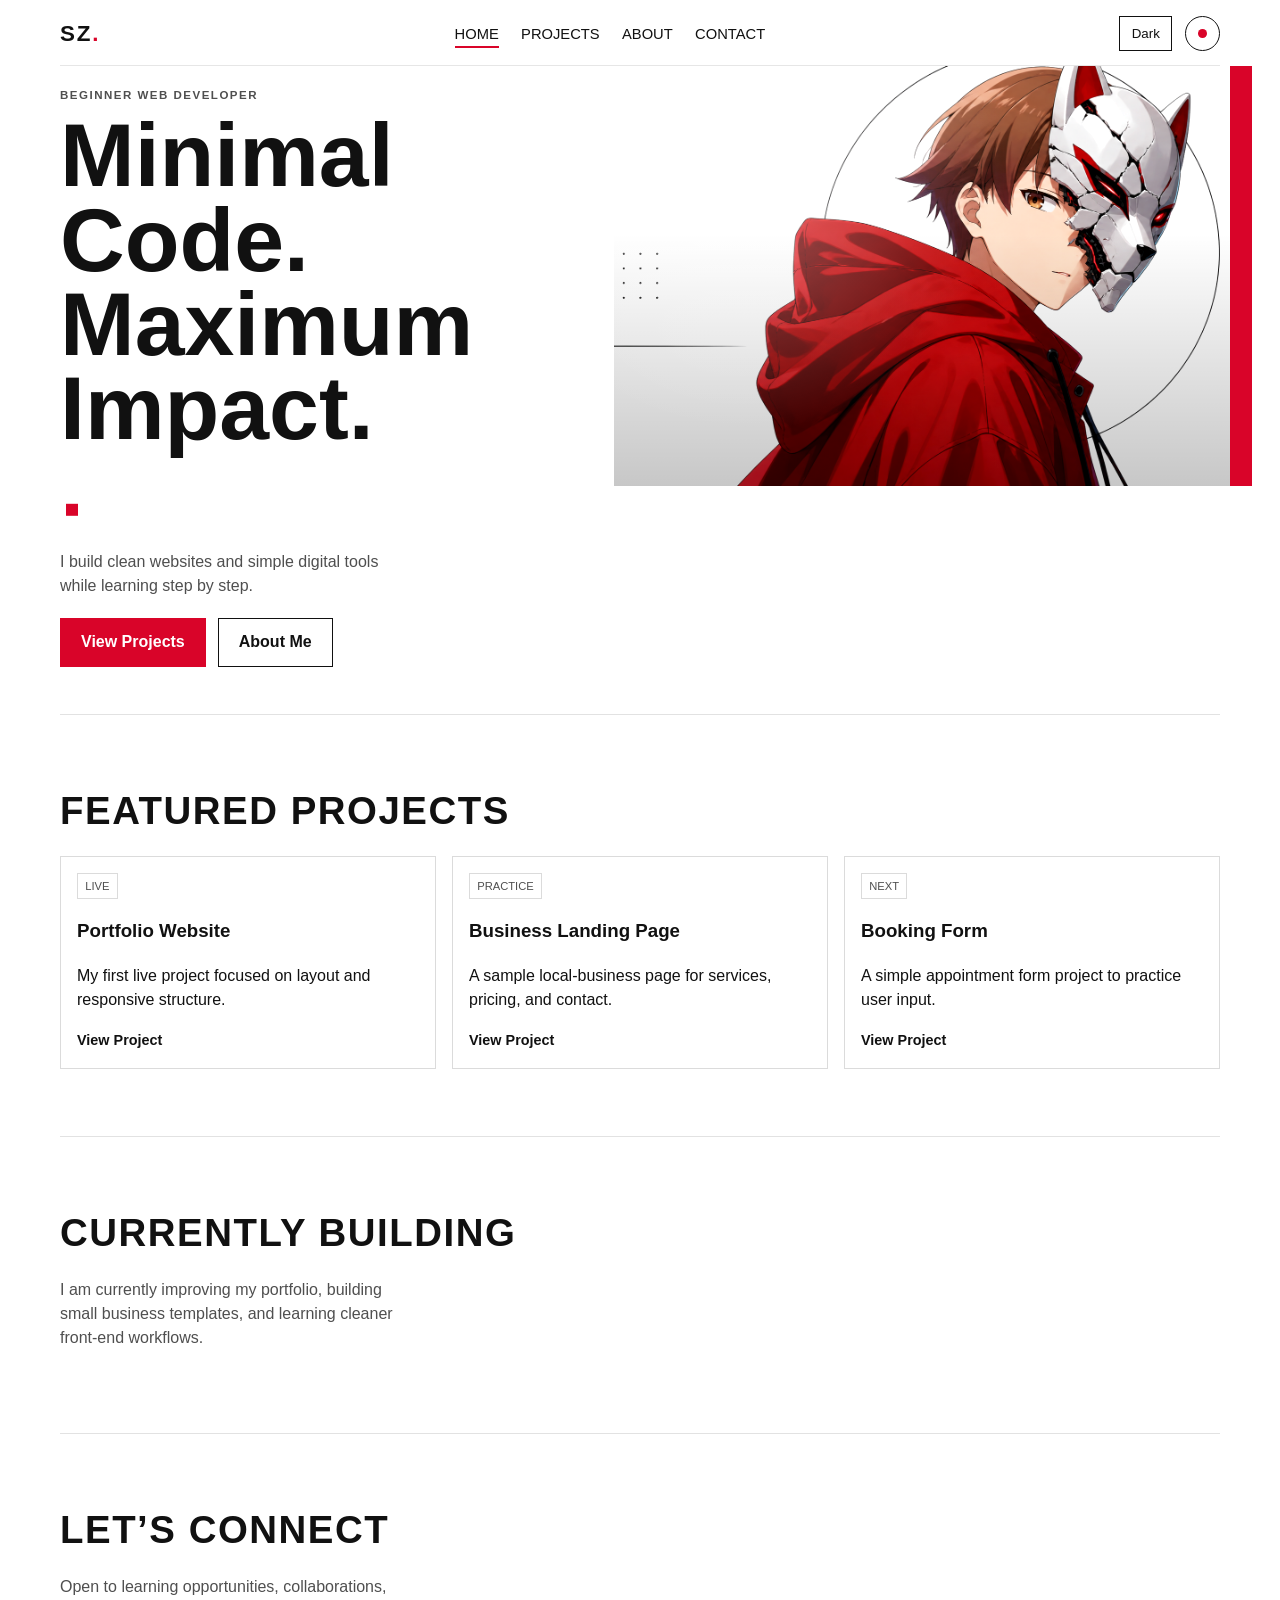
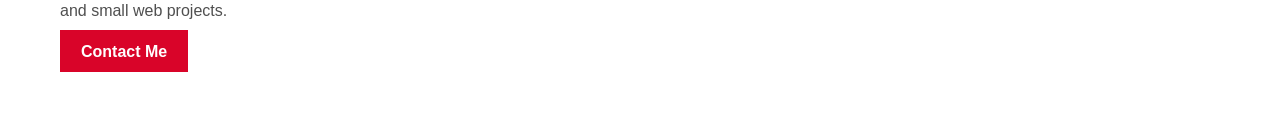
<file: index.html>
<!DOCTYPE html>
<html lang="en">
  <head>
    <meta charset="UTF-8" />
    <meta name="viewport" content="width=device-width, initial-scale=1.0" />
    <title>SZ. | Home</title>
    <link rel="stylesheet" href="style.css" />
  </head>
  <body>
    <!-- Shared site wrapper used across all pages -->
    <div class="page-wrapper">
      <header class="site-header">
        <nav class="navbar">
          <a class="logo" href="index.html">SZ<span class="logo-dot">.</span></a>
          <ul class="nav-links">
            <li><a class="active" href="index.html">Home</a></li>
            <li><a href="projects.html">Projects</a></li>
            <li><a href="about.html">About</a></li>
            <li><a href="contact.html">Contact</a></li>
          </ul>
          <div class="nav-actions">
            <button id="themeToggle" class="theme-toggle" aria-label="Toggle dark mode">Dark</button>
            <button class="menu-icon" aria-label="Menu"><span></span></button>
          </div>
        </nav>
      </header>

      <!-- Home page intentionally short and focused -->
      <main>
        <section class="hero home-hero">
          <div class="hero-left">
            <p class="eyebrow">BEGINNER WEB DEVELOPER</p>
            <h1>
              <span>Minimal Code.</span>
              <span>Maximum Impact.</span>
              <span class="hero-accent" aria-hidden="true"></span>
            </h1>
            <p class="hero-subtitle">I build clean websites and simple digital tools while learning step by step.</p>
            <div class="button-row">
              <a class="cta-button" href="projects.html">View Projects</a>
              <a class="secondary-button" href="about.html">About Me</a>
            </div>
          </div>
          <div class="hero-right" aria-hidden="true">
            <div class="editorial-panel">
              <!-- Replace this file by uploading your image to: /assets/hero-image.jpg -->
              <img class="hero-photo" src="assets/hero-image.jpg" alt="Editorial hero" />
              <div class="panel-overlay"></div>
              <div class="red-bar"></div>
            </div>
          </div>
        </section>

        <section class="section-spacing">
          <h2>Featured Projects</h2>
          <div class="project-grid">
            <article class="project-card"><span class="project-status">Live</span><h3>Portfolio Website</h3><p>My first live project focused on layout and responsive structure.</p><a class="card-link" href="projects.html">View Project</a></article>
            <article class="project-card"><span class="project-status">Practice</span><h3>Business Landing Page</h3><p>A sample local-business page for services, pricing, and contact.</p><a class="card-link" href="projects.html">View Project</a></article>
            <article class="project-card"><span class="project-status">Next</span><h3>Booking Form</h3><p>A simple appointment form project to practice user input.</p><a class="card-link" href="projects.html">View Project</a></article>
          </div>
        </section>

        <section class="section-spacing">
          <h2>Currently Building</h2>
          <p class="muted">I am currently improving my portfolio, building small business templates, and learning cleaner front-end workflows.</p>
        </section>

        <section class="section-spacing contact-cta">
          <h2>Let’s Connect</h2>
          <p class="muted">Open to learning opportunities, collaborations, and small web projects.</p>
          <a class="cta-button" href="contact.html">Contact Me</a>
        </section>
      </main>
    </div>

    <script src="script.js"></script>
  </body>
</html>
</file>
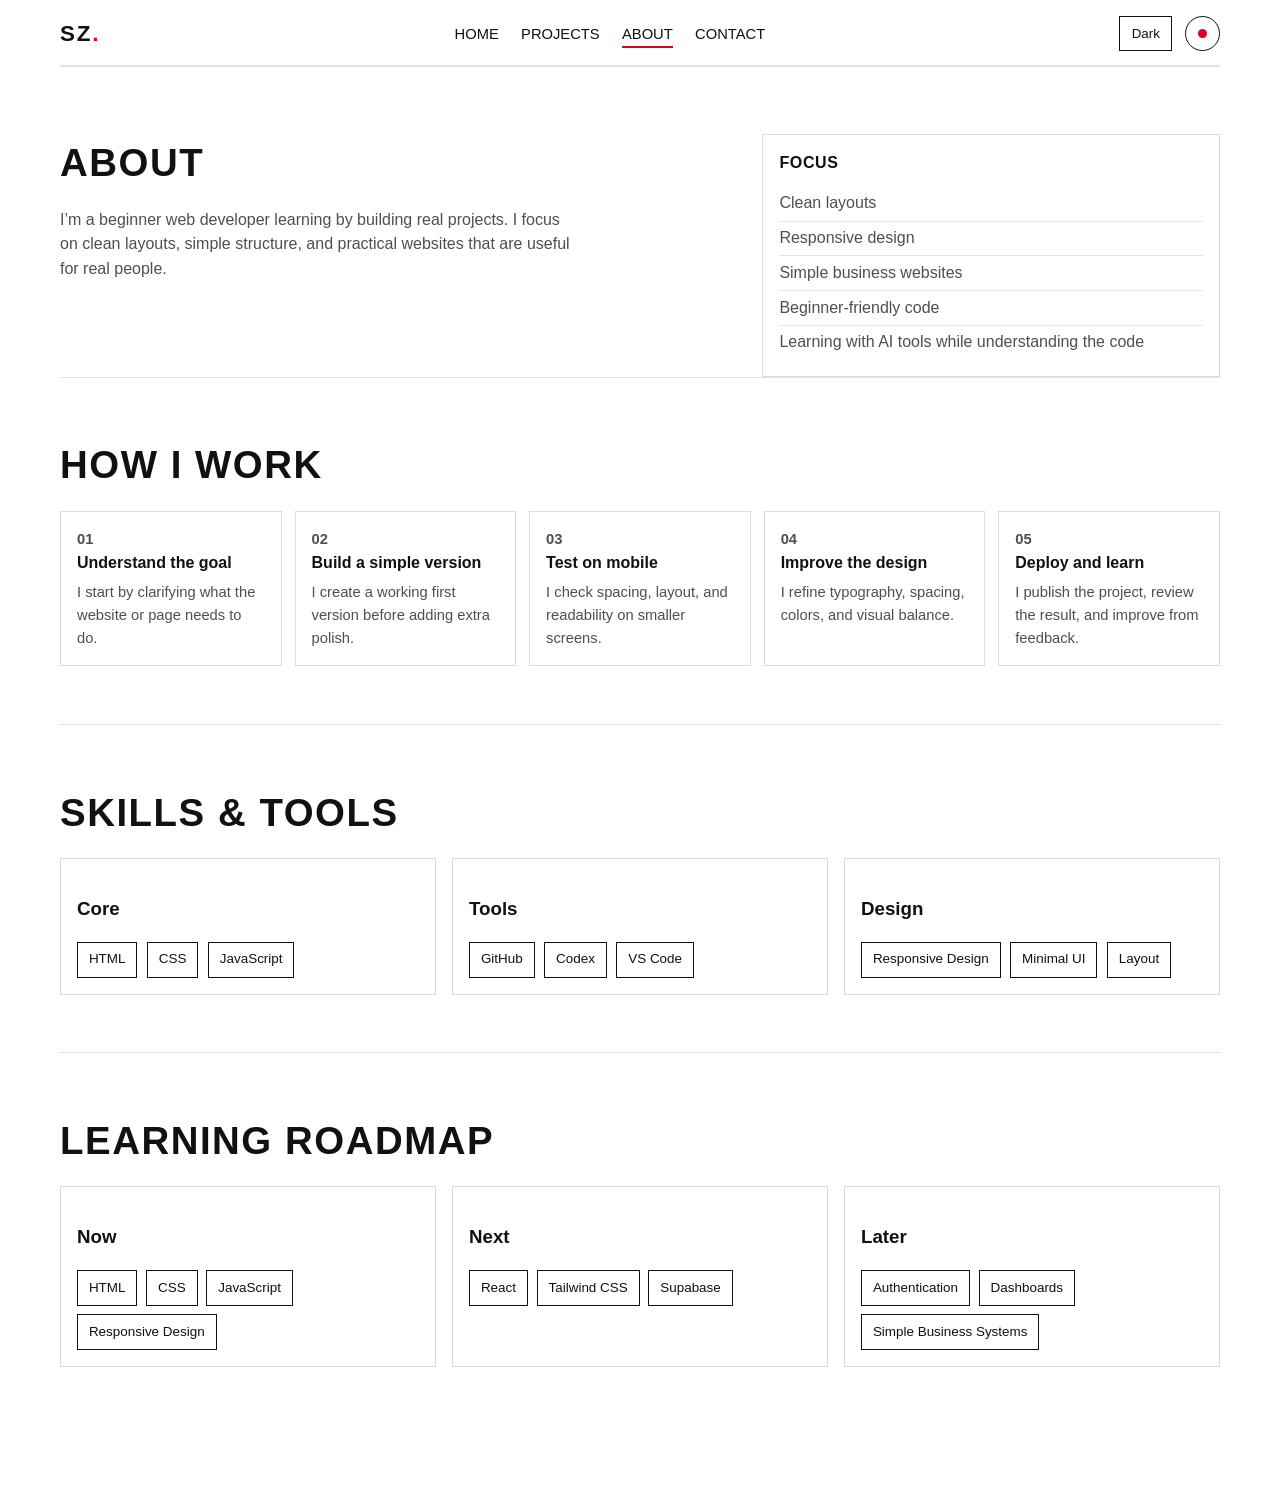
<file: about.html>
<!DOCTYPE html>
<html lang="en">
  <head>
    <meta charset="UTF-8" />
    <meta name="viewport" content="width=device-width, initial-scale=1.0" />
    <title>SZ. | About</title>
    <link rel="stylesheet" href="style.css" />
  </head>
  <body>
    <div class="page-wrapper">
      <header class="site-header">
        <nav class="navbar">
          <a class="logo" href="index.html">SZ<span class="logo-dot">.</span></a>
          <ul class="nav-links">
            <li><a href="index.html">Home</a></li>
            <li><a href="projects.html">Projects</a></li>
            <li><a class="active" href="about.html">About</a></li>
            <li><a href="contact.html">Contact</a></li>
          </ul>
          <div class="nav-actions">
            <button id="themeToggle" class="theme-toggle" aria-label="Toggle dark mode">Dark</button>
            <button class="menu-icon" aria-label="Menu"><span></span></button>
          </div>
        </nav>
      </header>

      <main class="section-spacing about-page">
        <!-- About intro: balanced two-column editorial block -->
        <section class="about-intro">
          <div>
            <h1 class="page-title">ABOUT</h1>
            <p class="about-intro-text">
              I’m a beginner web developer learning by building real projects. I focus on clean layouts, simple
              structure, and practical websites that are useful for real people.
            </p>
          </div>

          <aside class="about-focus-card">
            <h2>Focus</h2>
            <ul class="about-focus-list">
              <li>Clean layouts</li>
              <li>Responsive design</li>
              <li>Simple business websites</li>
              <li>Beginner-friendly code</li>
              <li>Learning with AI tools while understanding the code</li>
            </ul>
          </aside>
        </section>

        <section class="section-spacing about-workflow">
          <h2>How I Work</h2>
          <div class="workflow-grid">
            <article class="workflow-card">
              <p class="workflow-number">01</p>
              <h3>Understand the goal</h3>
              <p>I start by clarifying what the website or page needs to do.</p>
            </article>
            <article class="workflow-card">
              <p class="workflow-number">02</p>
              <h3>Build a simple version</h3>
              <p>I create a working first version before adding extra polish.</p>
            </article>
            <article class="workflow-card">
              <p class="workflow-number">03</p>
              <h3>Test on mobile</h3>
              <p>I check spacing, layout, and readability on smaller screens.</p>
            </article>
            <article class="workflow-card">
              <p class="workflow-number">04</p>
              <h3>Improve the design</h3>
              <p>I refine typography, spacing, colors, and visual balance.</p>
            </article>
            <article class="workflow-card">
              <p class="workflow-number">05</p>
              <h3>Deploy and learn</h3>
              <p>I publish the project, review the result, and improve from feedback.</p>
            </article>
          </div>
        </section>

        <section class="section-spacing">
          <h2>Skills &amp; Tools</h2>
          <div class="skills-groups about-cards-grid">
            <article class="skill-group">
              <h3>Core</h3>
              <ul class="skills-list">
                <li>HTML</li>
                <li>CSS</li>
                <li>JavaScript</li>
              </ul>
            </article>
            <article class="skill-group">
              <h3>Tools</h3>
              <ul class="skills-list">
                <li>GitHub</li>
                <li>Codex</li>
                <li>VS Code</li>
              </ul>
            </article>
            <article class="skill-group">
              <h3>Design</h3>
              <ul class="skills-list">
                <li>Responsive Design</li>
                <li>Minimal UI</li>
                <li>Layout</li>
              </ul>
            </article>
          </div>
        </section>

        <section class="section-spacing">
          <h2>Learning Roadmap</h2>
          <div class="roadmap-grid about-cards-grid">
            <article>
              <h3>Now</h3>
              <div class="tag-row"><span>HTML</span><span>CSS</span><span>JavaScript</span><span>Responsive Design</span></div>
            </article>
            <article>
              <h3>Next</h3>
              <div class="tag-row"><span>React</span><span>Tailwind CSS</span><span>Supabase</span></div>
            </article>
            <article>
              <h3>Later</h3>
              <div class="tag-row"><span>Authentication</span><span>Dashboards</span><span>Simple Business Systems</span></div>
            </article>
          </div>
        </section>
      </main>
    </div>
    <script src="script.js"></script>
  </body>
</html>
</file>
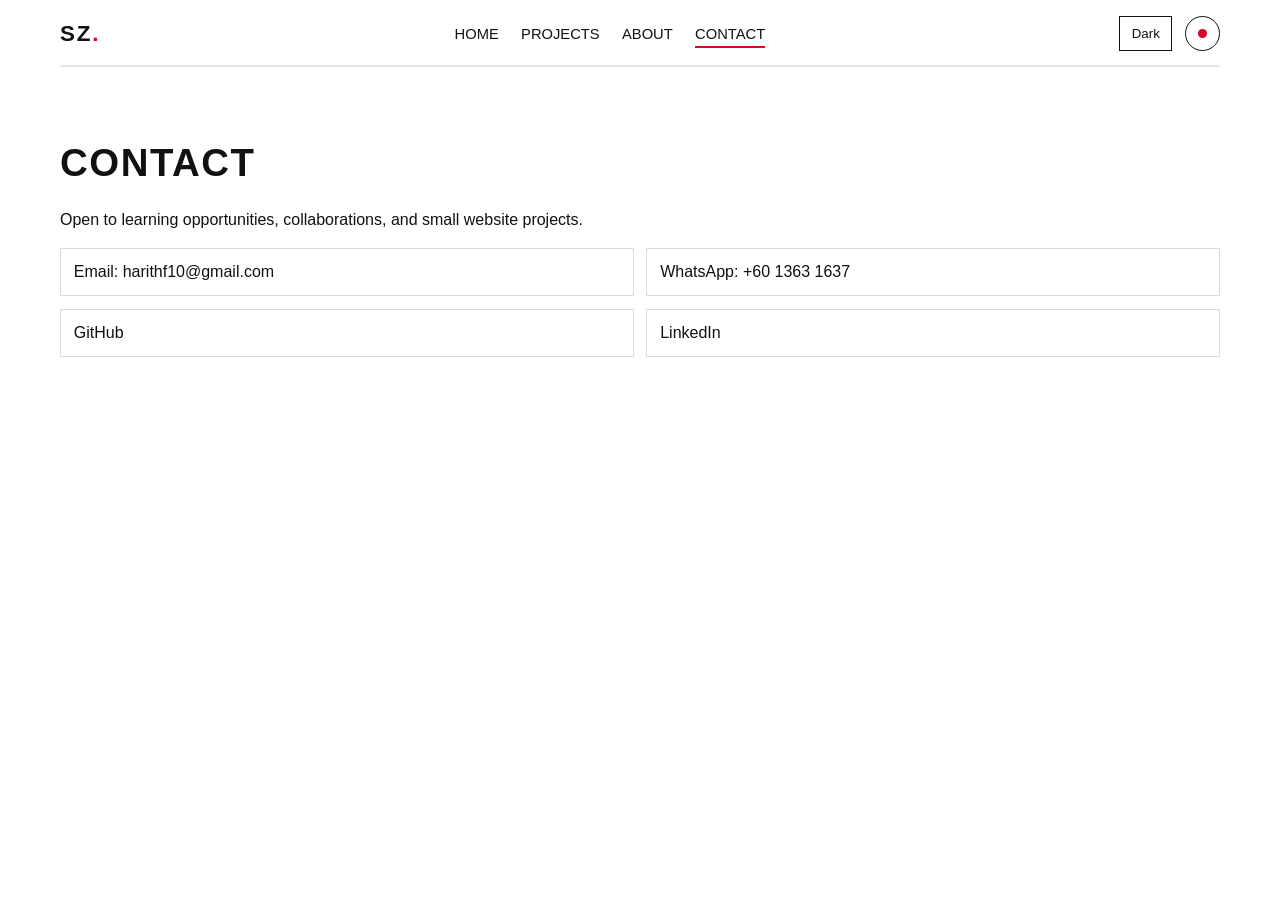
<file: contact.html>
<!DOCTYPE html>
<html lang="en">
  <head>
    <meta charset="UTF-8" />
    <meta name="viewport" content="width=device-width, initial-scale=1.0" />
    <title>SZ. | Contact</title>
    <link rel="stylesheet" href="style.css" />
  </head>
  <body>
    <div class="page-wrapper">
      <header class="site-header">
        <nav class="navbar">
          <a class="logo" href="index.html">SZ<span class="logo-dot">.</span></a>
          <ul class="nav-links">
            <li><a href="index.html">Home</a></li>
            <li><a href="projects.html">Projects</a></li>
            <li><a href="about.html">About</a></li>
            <li><a class="active" href="contact.html">Contact</a></li>
          </ul>
          <div class="nav-actions">
            <button id="themeToggle" class="theme-toggle" aria-label="Toggle dark mode">Dark</button>
            <button class="menu-icon" aria-label="Menu"><span></span></button>
          </div>
        </nav>
      </header>

      <main class="section-spacing">
        <h1 class="page-title">Contact</h1>
        <p class="contact-intro">Open to learning opportunities, collaborations, and small website projects.</p>
        <div class="contact-grid">
          <a href="mailto:harithf10@gmail.com">Email: harithf10@gmail.com</a>
          <a href="https://wa.me/6013631637" target="_blank" rel="noopener noreferrer">WhatsApp: +60 1363 1637</a>
          <a href="https://github.com/bachiraxcvii" target="_blank" rel="noopener noreferrer">GitHub</a>
          <a href="https://www.linkedin.com/in/harithfikri" target="_blank" rel="noopener noreferrer">LinkedIn</a>
        </div>
      </main>
    </div>
    <script src="script.js"></script>
  </body>
</html>
</file>
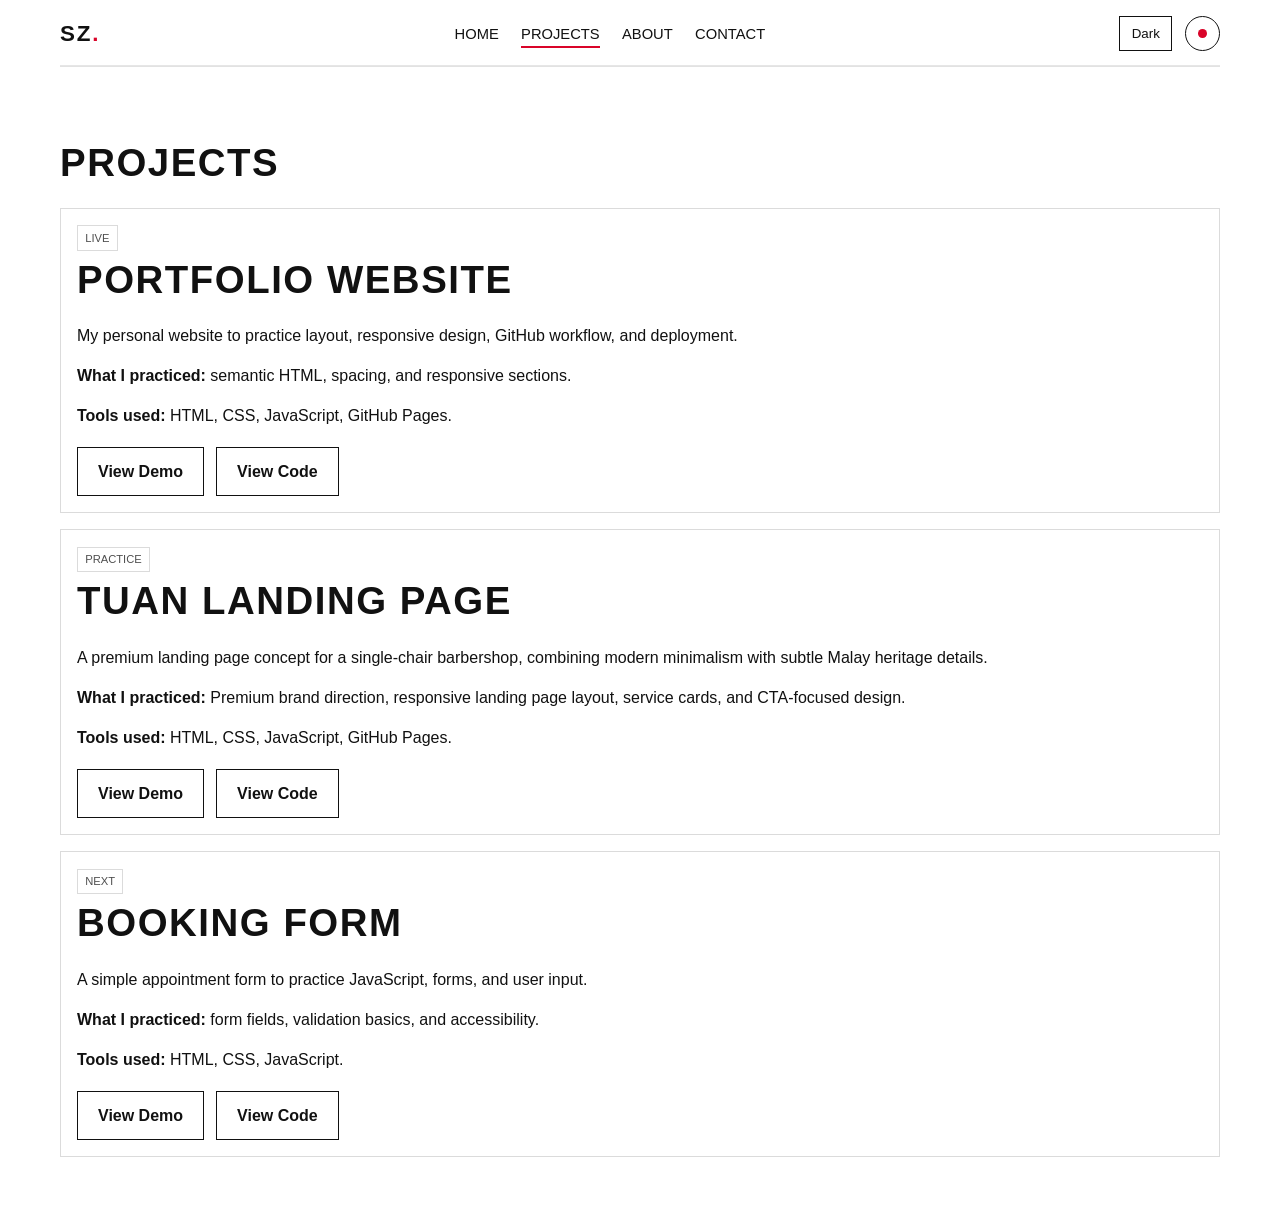
<file: projects.html>
<!DOCTYPE html>
<html lang="en">
  <head>
    <meta charset="UTF-8" />
    <meta name="viewport" content="width=device-width, initial-scale=1.0" />
    <title>SZ. | Projects</title>
    <link rel="stylesheet" href="style.css" />
  </head>
  <body>
    <div class="page-wrapper">
      <header class="site-header">
        <nav class="navbar">
          <a class="logo" href="index.html">SZ<span class="logo-dot">.</span></a>
          <ul class="nav-links">
            <li><a href="index.html">Home</a></li>
            <li><a class="active" href="projects.html">Projects</a></li>
            <li><a href="about.html">About</a></li>
            <li><a href="contact.html">Contact</a></li>
          </ul>
          <div class="nav-actions">
            <button id="themeToggle" class="theme-toggle" aria-label="Toggle dark mode">Dark</button>
            <button class="menu-icon" aria-label="Menu"><span></span></button>
          </div>
        </nav>
      </header>

      <!-- Projects page: full details moved from homepage -->
      <main class="section-spacing">
        <h1 class="page-title">Projects</h1>
        <div class="stack-grid">
          <article class="detail-card">
            <span class="project-status">Live</span>
            <h2>Portfolio Website</h2>
            <p>My personal website to practice layout, responsive design, GitHub workflow, and deployment.</p>
            <p><strong>What I practiced:</strong> semantic HTML, spacing, and responsive sections.</p>
            <p><strong>Tools used:</strong> HTML, CSS, JavaScript, GitHub Pages.</p>
            <div class="button-row"><a class="secondary-button" href="#">View Demo</a><a class="secondary-button" href="#">View Code</a></div>
          </article>
          <article class="detail-card">
            <span class="project-status">PRACTICE</span>
            <h2>TUAN Landing Page</h2>
            <p>A premium landing page concept for a single-chair barbershop, combining modern minimalism with subtle Malay heritage details.</p>
            <p><strong>What I practiced:</strong> Premium brand direction, responsive landing page layout, service cards, and CTA-focused design.</p>
            <p><strong>Tools used:</strong> HTML, CSS, JavaScript, GitHub Pages.</p>
            <div class="button-row"><a class="secondary-button" href="tuan-landing-page/">View Demo</a><a class="secondary-button" href="https://github.com/bachiraxcvii/minimal-portfolio">View Code</a></div>
          </article>
          <article class="detail-card">
            <span class="project-status">Next</span>
            <h2>Booking Form</h2>
            <p>A simple appointment form to practice JavaScript, forms, and user input.</p>
            <p><strong>What I practiced:</strong> form fields, validation basics, and accessibility.</p>
            <p><strong>Tools used:</strong> HTML, CSS, JavaScript.</p>
            <div class="button-row"><a class="secondary-button" href="#">View Demo</a><a class="secondary-button" href="#">View Code</a></div>
          </article>
        </div>
      </main>
    </div>
    <script src="script.js"></script>
  </body>
</html>
</file>
<file: style.css>
:root {
  --bg: #ffffff;
  --text: #111111;
  --muted: #4f4f4f;
  --accent: #d90429;
  --border: rgba(0, 0, 0, 0.14);
  --panel-light: #ececec;
  --panel-mid: #cdcdcd;
  --panel-dark: #a6a6a6;
}

body.dark-mode {
  --bg: #121212;
  --text: #f2f2f2;
  --muted: #c7c7c7;
  --border: rgba(255, 255, 255, 0.22);
  --panel-light: #5a5a5a;
  --panel-mid: #444;
  --panel-dark: #2e2e2e;
}

* { box-sizing: border-box; }
body { margin: 0; font-family: Arial, Helvetica, sans-serif; background: var(--bg); color: var(--text); line-height: 1.5; }
.page-wrapper { width: min(1160px, 92%); margin: 0 auto; }

/* Sticky header: freeze-pane behavior across all pages */
.site-header {
  position: sticky;
  top: 0;
  z-index: 1000;
  background: var(--bg);
  border-bottom: 1px solid color-mix(in srgb, var(--text) 10%, transparent);
}


/* Shared navigation across multi-page portfolio */
.navbar { display: flex; justify-content: space-between; align-items: center; gap: 1rem; padding: 1rem 0 0.85rem; }
.logo { text-decoration: none; color: var(--text); font-size: 1.4rem; font-weight: 800; letter-spacing: 0.08em; }
.logo-dot { color: var(--accent); }
.nav-links { list-style: none; display: flex; gap: 1.4rem; padding: 0; margin: 0; }
.nav-links a { text-decoration: none; color: var(--text); text-transform: uppercase; font-size: 0.92rem; position: relative; }
.nav-links a.active::after { content: ""; position: absolute; left: 0; bottom: -6px; width: 100%; height: 2px; background: var(--accent); }

.nav-actions { display: flex; gap: 0.8rem; }
.theme-toggle { border: 1px solid var(--text); background: transparent; color: var(--text); padding: 0.4rem 0.7rem; cursor: pointer; }
.menu-icon { width: 2.2rem; height: 2.2rem; border: 1px solid var(--text); border-radius: 999px; background: transparent; display: grid; place-items: center; }
.menu-icon span { width: .55rem; height: .55rem; border-radius: 50%; background: var(--accent); }

.hero { display: grid; grid-template-columns: 45% 55%; gap: 2rem; align-items: stretch; min-height: 72vh; }
.hero-left { padding: 1.3rem 0; }
.eyebrow { margin: 0; font-size: .72rem; letter-spacing: .13em; color: var(--muted); font-weight: 700; }
.hero h1 { margin: .6rem 0 0; font-size: clamp(2.3rem, 8vw, 5.6rem); line-height: .94; }
.hero h1 span { display: block; }
.hero-accent { display: inline-block !important; width: .75rem; height: .75rem; background: var(--accent); margin-left: .35rem; transform: translateY(-.45rem); }
.hero-subtitle, .muted { color: var(--muted); max-width: 40ch; }

.editorial-panel { min-height: 420px; background: linear-gradient(130deg, var(--panel-light), var(--panel-mid) 50%, var(--panel-dark)); position: relative; overflow: hidden; }

/* Homepage hero image block:
   Upload your image file to /assets/hero-image.jpg
   The panel keeps a gray fallback when the file is missing. */
.hero-photo {
  position: absolute;
  inset: 0;
  width: 100%;
  height: 100%;
  object-fit: cover;
  object-position: center;
  background-color: #cfcfcf;
  /* Keep full-color image with a very subtle polish */
  filter: contrast(1.03) brightness(1.02);
}

.panel-overlay { position: absolute; inset: 0; background: radial-gradient(circle at 20% 24%, rgba(255,255,255,.38), transparent 44%), linear-gradient(to top, rgba(0,0,0,.22), transparent 60%); }
.red-bar { position: absolute; top: 0; right: 0; width: 22px; height: 100%; background: var(--accent); }

.section-spacing { padding: clamp(2.4rem, 5.5vw, 4.2rem) 0; border-top: 1px solid color-mix(in srgb, var(--text) 12%, transparent); }
h1.page-title, h2 { margin: 0 0 1rem; font-size: clamp(1.6rem, 3vw, 2.4rem); text-transform: uppercase; letter-spacing: .04em; }

.button-row { display: flex; gap: .75rem; flex-wrap: wrap; margin-top: 1.2rem; }
.cta-button, .secondary-button { text-decoration: none; padding: .72rem 1.25rem; font-weight: 700; border: 1px solid var(--text); }
.cta-button { background: var(--accent); color: #fff; border-color: var(--accent); }
.secondary-button { color: var(--text); background: transparent; }

.project-grid, .skills-groups, .roadmap-grid { display: grid; grid-template-columns: repeat(3, minmax(0,1fr)); gap: 1rem; }
.project-card, .detail-card, .skill-group, .roadmap-grid article { border: 1px solid var(--border); padding: 1rem; }
.project-status { border: 1px solid var(--border); padding: .2rem .45rem; font-size: .7rem; text-transform: uppercase; color: var(--muted); display: inline-block; }
.card-link { color: var(--text); text-decoration: none; font-weight: 700; font-size: .9rem; }
.stack-grid { display: grid; gap: 1rem; }

.about-grid { display: grid; grid-template-columns: 1fr 1fr; gap: 1.2rem; }
.focus-list { margin: .3rem 0 0; padding-left: 1.1rem; color: var(--muted); }
.skills-list { list-style: none; display: flex; flex-wrap: wrap; gap: .6rem; margin: 0; padding: 0; }
.skills-list li { border: 1px solid var(--text); padding: .4rem .65rem; font-size: .85rem; }
.how-i-work li { margin: .4rem 0; color: var(--muted); }
.how-i-work li strong { min-width: 2rem; display: inline-block; color: var(--text); }

.contact-grid { display: grid; grid-template-columns: repeat(2, minmax(0, 1fr)); gap: .8rem; }
.contact-grid a { text-decoration: none; color: var(--text); border: 1px solid var(--border); padding: .7rem .8rem; }

@media (max-width: 980px) {
  .hero {
    grid-template-columns: 1fr;
    min-height: auto;
    gap: 1rem;
  }

  .hero-photo {
    /* Mobile crop: center the character face/mask better in the frame */
    object-position: 56% 30%;
  }

  .editorial-panel {
    min-height: 320px;
  }

  .project-grid, .skills-groups, .roadmap-grid, .about-grid, .contact-grid {
    grid-template-columns: 1fr;
  }

  .section-spacing {
    padding: 2rem 0;
  }
}

@media (max-width: 760px) {
  .site-header {
    border-bottom-width: 1px;
  }

  .navbar {
    flex-wrap: wrap;
    padding: 0.75rem 0 0.55rem;
    gap: 0.65rem;
  }

  .logo {
    font-size: 1.22rem;
  }

  .theme-toggle {
    padding: 0.35rem 0.58rem;
    font-size: 0.82rem;
  }

  .menu-icon {
    width: 2rem;
    height: 2rem;
  }

  .nav-links {
    width: 100%;
    justify-content: space-between;
    border-top: 1px solid var(--border);
    padding-top: 0.5rem;
    gap: 0.6rem;
  }

  .nav-links a {
    font-size: 0.82rem;
  }

  .hero-left {
    padding: 0.8rem 0 0.2rem;
  }

  .eyebrow {
    font-size: 0.68rem;
    letter-spacing: 0.11em;
  }

  .hero h1 {
    font-size: clamp(1.95rem, 9.2vw, 2.8rem);
    line-height: 0.91;
    margin-top: 0.4rem;
  }

  .hero-accent {
    transform: translateY(-0.35rem);
  }

  .hero-subtitle {
    margin-top: 0.8rem;
    font-size: 0.94rem;
  }

  .button-row {
    margin-top: 0.85rem;
    gap: 0.55rem;
  }

  .cta-button,
  .secondary-button {
    padding: 0.62rem 0.95rem;
    font-size: 0.88rem;
  }

  .project-card {
    padding: 0.82rem;
    gap: 0.42rem;
  }

  .project-card h3 {
    margin: 0.2rem 0 0.2rem;
    font-size: 1rem;
  }

  .project-card p {
    margin: 0;
    font-size: 0.92rem;
  }

  .project-status {
    font-size: 0.66rem;
    padding: 0.18rem 0.4rem;
  }

  .card-link {
    margin-top: 0.15rem;
    font-size: 0.85rem;
  }

  .section-spacing {
    padding: 1.65rem 0;
  }
}

/* =========================
   About page layout system
   - unified section rhythm
   - consistent card styles
   - editorial minimal structure
   ========================= */
.about-page .section-spacing {
  padding: clamp(2.2rem, 5vw, 3.6rem) 0;
}

.about-page h2,
.about-page h3,
.about-page p,
.about-page li {
  line-height: 1.55;
}

.about-intro {
  display: grid;
  grid-template-columns: 1.2fr 0.8fr;
  gap: 1rem;
  align-items: start;
}

.about-intro-text {
  color: var(--muted);
  max-width: 58ch;
  margin: 0;
}

.about-focus-card,
.workflow-card,
.about-cards-grid > article {
  border: 1px solid var(--border);
  padding: 1rem;
}

.about-focus-card h2 {
  font-size: 1rem;
  margin-bottom: 0.7rem;
}

.about-focus-list {
  margin: 0;
  padding: 0;
  list-style: none;
}

.about-focus-list li {
  padding: 0.28rem 0;
  color: var(--muted);
  border-bottom: 1px solid color-mix(in srgb, var(--text) 10%, transparent);
}

.about-focus-list li:last-child { border-bottom: 0; }

.workflow-grid {
  display: grid;
  grid-template-columns: repeat(5, minmax(0, 1fr));
  gap: 0.8rem;
}

.workflow-number {
  color: var(--accent);
  font-weight: 800;
  font-size: 0.85rem;
  margin: 0 0 0.3rem;
}

.workflow-card h3 {
  margin: 0 0 0.35rem;
  font-size: 1rem;
}

.workflow-card p {
  margin: 0;
  color: var(--muted);
  font-size: 0.92rem;
}

.about-cards-grid {
  align-items: stretch;
}

.about-cards-grid > article {
  display: flex;
  flex-direction: column;
  min-height: 100%;
}

/* Unified tags used in Skills and Learning Roadmap */
.skills-list li,
.tag-row span {
  border: 1px solid var(--text);
  padding: 0.42rem 0.68rem;
  font-size: 0.84rem;
}

.skills-list li {
  transition: border-color 0.2s ease, color 0.2s ease;
}

.skills-list li:hover {
  border-color: var(--accent);
  color: var(--accent);
}

.tag-row {
  display: flex;
  flex-wrap: wrap;
  gap: 0.55rem;
}

@media (max-width: 980px) {
  .about-intro,
  .workflow-grid {
    grid-template-columns: 1fr;
  }

  .workflow-card {
    padding: 0.9rem;
  }

  .about-page .section-spacing {
    padding: 2rem 0;
  }
}
</file>
